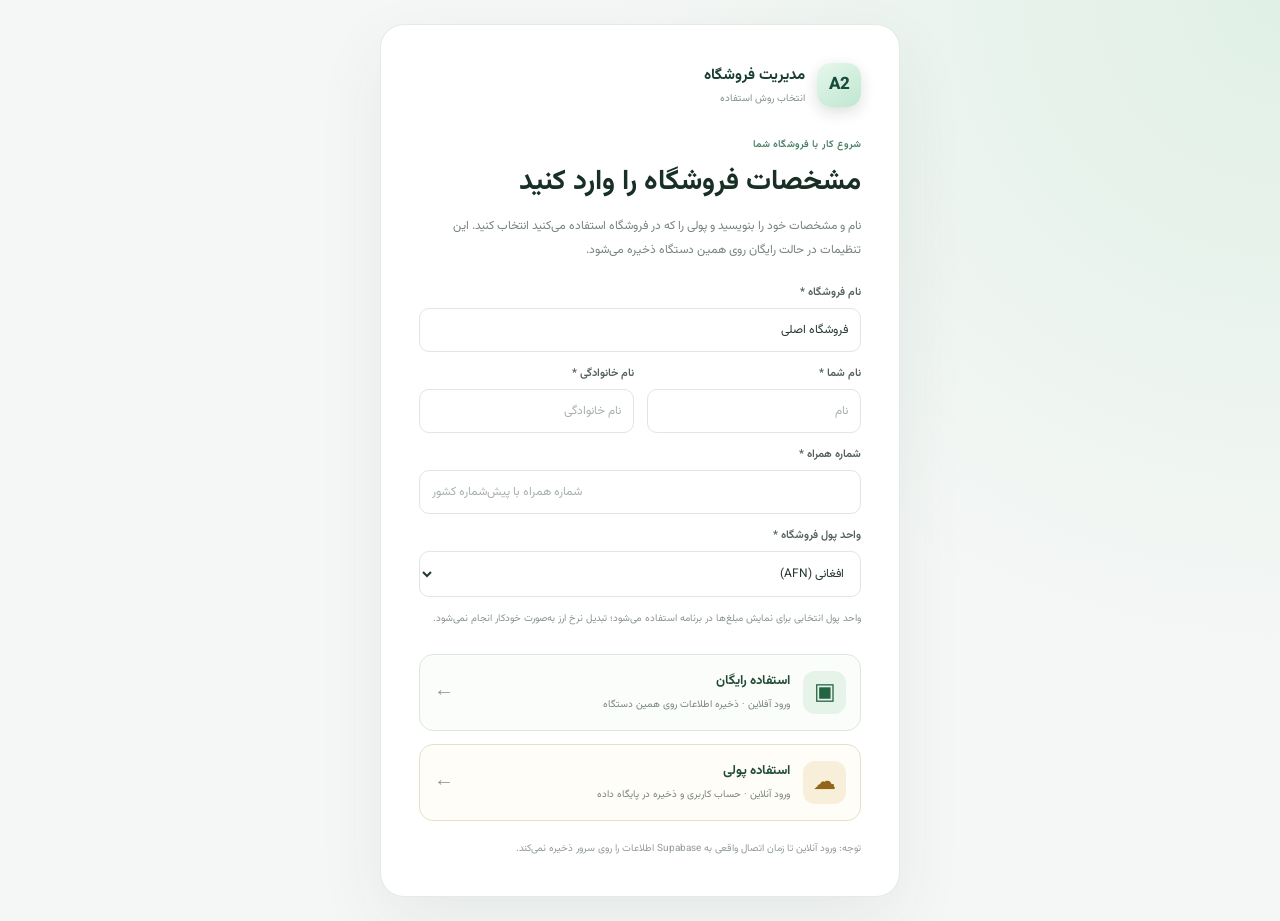
<file: index.html>
<!doctype html>
<html lang="fa" dir="rtl">
<head>
  <meta charset="UTF-8" />
  <meta name="viewport" content="width=device-width, initial-scale=1.0" />
  <meta name="theme-color" content="#132b25" />
  <meta name="description" content="سامانه حرفه‌ای مدیریت فروشگاه A2 برای مدیریت کالا، موجودی، فروش و مشتریان." />
  <title>A2 | مدیریت فروشگاه</title>
  <link rel="stylesheet" href="./styles.css" />
  <link rel="stylesheet" href="./design-system.css" />
  <link rel="manifest" href="./manifest.webmanifest" />
</head>
<body>
  <section class="entry-screen" id="entryScreen" aria-labelledby="entryTitle">
    <div class="entry-card">
      <div class="entry-brand"><span class="brand-mark">A2</span><span><strong>مدیریت فروشگاه</strong><small>انتخاب روش استفاده</small></span></div>
      <p class="eyebrow">شروع کار با فروشگاه شما</p>
      <h1 id="entryTitle">مشخصات فروشگاه را وارد کنید</h1>
      <p class="entry-description">نام و مشخصات خود را بنویسید و پولی را که در فروشگاه استفاده می‌کنید انتخاب کنید. این تنظیمات در حالت رایگان روی همین دستگاه ذخیره می‌شود.</p>
      <form id="registrationForm" class="registration-form">
        <div class="registration-grid">
          <div class="field full"><label for="regStoreName">نام فروشگاه *</label><input id="regStoreName" name="storeName" type="text" required maxlength="100" placeholder="مثلاً فروشگاه برادران احمدی" autocomplete="organization" /></div>
          <div class="field"><label for="regFirstName">نام شما *</label><input id="regFirstName" name="firstName" type="text" required maxlength="60" placeholder="نام" autocomplete="given-name" /></div>
          <div class="field"><label for="regLastName">نام خانوادگی *</label><input id="regLastName" name="lastName" type="text" required maxlength="60" placeholder="نام خانوادگی" autocomplete="family-name" /></div>
          <div class="field full"><label for="regPhone">شماره همراه *</label><input id="regPhone" name="phone" type="tel" required maxlength="30" placeholder="شماره همراه با پیش‌شماره کشور" autocomplete="tel" /></div>
          <div class="field full"><label for="regCurrency">واحد پول فروشگاه *</label><select id="regCurrency" name="currency" required><option value="افغانی">افغانی (AFN)</option><option value="تومان">تومان</option><option value="ریال">ریال ایران (IRR)</option><option value="دلار">دلار آمریکا (USD)</option><option value="یورو">یورو (EUR)</option></select></div>
        </div>
        <p class="registration-help">واحد پول انتخابی برای نمایش مبلغ‌ها در برنامه استفاده می‌شود؛ تبدیل نرخ ارز به‌صورت خودکار انجام نمی‌شود.</p>
        <button type="submit" class="entry-option" id="offlineEntryButton">
          <span class="entry-option-icon">▣</span><span class="entry-option-copy"><strong>استفاده رایگان</strong><small>ورود آفلاین · ذخیره اطلاعات روی همین دستگاه</small></span><span class="entry-option-arrow">←</span>
        </button>
        <button type="button" class="entry-option paid" id="onlineEntryButton">
          <span class="entry-option-icon">☁</span><span class="entry-option-copy"><strong>استفاده پولی</strong><small>ورود آنلاین · حساب کاربری و ذخیره در پایگاه داده</small></span><span class="entry-option-arrow">←</span>
        </button>
      </form>
      <div class="entry-notice" id="onlineInfo" hidden role="status">اتصال Supabase هنوز تنظیم نشده است؛ ثبت‌نام آنلاین فعلاً فعال نیست. برای جلوگیری از گم‌شدن اطلاعات، تا زمان فعال‌شدن اتصال، از «استفاده رایگان» استفاده کنید و نسخهٔ پشتیبان بگیرید.</div>
      <p class="entry-footnote">توجه: ورود آنلاین تا زمان اتصال واقعی به Supabase اطلاعات را روی سرور ذخیره نمی‌کند.</p>
    </div>
  </section>
  <div class="app-shell">
    <aside class="sidebar" id="sidebar">
      <a class="brand" href="#" aria-label="صفحه اصلی">
        <span class="brand-mark">A2</span>
        <span class="brand-copy"><strong>مدیریت فروشگاه</strong><small>STORE MANAGEMENT</small></span>
      </a>
      <div class="workspace"><span class="workspace-dot"></span><span>فروشگاه اصلی</span><span class="chevron">⌄</span></div>
      <nav class="nav-menu" aria-label="منوی اصلی">
        <p class="nav-caption">فضای کاری</p>
        <button class="nav-item active" data-view="dashboard"><span class="nav-icon"><svg viewBox="0 0 24 24" aria-hidden="true"><rect x="3" y="3" width="7" height="7" rx="1.5"/><rect x="14" y="3" width="7" height="5" rx="1.5"/><rect x="14" y="12" width="7" height="9" rx="1.5"/><rect x="3" y="14" width="7" height="7" rx="1.5"/></svg></span>داشبورد</button>
        <p class="nav-caption">مدیریت کسب‌وکار</p>
        <button class="nav-item" data-view="products"><span class="nav-icon"><svg viewBox="0 0 24 24" aria-hidden="true"><path d="M4 7.5 12 3l8 4.5v9L12 21l-8-4.5z"/><path d="m4.5 7.8 7.5 4.3 7.5-4.3M12 12v9"/></svg></span>کالاها و خدمات</button>
        <button class="nav-item" data-view="inventory"><span class="nav-icon"><svg viewBox="0 0 24 24" aria-hidden="true"><path d="M3 8h18v12H3zM3 8l3-5h12l3 5M8 12h8"/></svg></span>انبار و موجودی</button>
        <button class="nav-item" data-view="sales" data-action="new-sale"><span class="nav-icon"><svg viewBox="0 0 24 24" aria-hidden="true"><path d="M12 5v14M5 12h14"/></svg></span>ثبت فروش کالا</button>
        <button class="nav-item" data-view="sales"><span class="nav-icon"><svg viewBox="0 0 24 24" aria-hidden="true"><path d="M4 17 10 11l4 4 6-8"/><path d="M14 7h6v6"/></svg></span>فروش و فاکتورها</button>
        <button class="nav-item" data-view="purchases"><span class="nav-icon"><svg viewBox="0 0 24 24" aria-hidden="true"><path d="M4 7h16v13H4zM8 7V4h8v3M8 12h8M8 16h5"/></svg></span>خرید از تأمین‌کنندگان</button>
        <button class="nav-item" data-view="customers"><span class="nav-icon"><svg viewBox="0 0 24 24" aria-hidden="true"><circle cx="9" cy="8" r="3.5"/><path d="M2.5 20v-1.5A5.5 5.5 0 0 1 8 13h2a5.5 5.5 0 0 1 5.5 5.5V20M16 4.8a3.5 3.5 0 0 1 0 6.4M18 14a4.5 4.5 0 0 1 3.5 4.4V20"/></svg></span>مشتریان</button>
        <button class="nav-item" data-view="suppliers"><span class="nav-icon"><svg viewBox="0 0 24 24" aria-hidden="true"><path d="M12 21V9M12 14c-5 0-7-3-7-7 4.5 0 7 2 7 7ZM12 11c0-4 2-7 7-7 0 4.5-2.5 7-7 7Z"/></svg></span>تأمین‌کنندگان</button>
        <button class="nav-item" data-view="expenses"><span class="nav-icon">−</span>هزینه‌های فروشگاه</button>
        <button class="nav-item" data-view="accounts"><span class="nav-icon">؋</span>حساب‌ها و بدهکاران</button>
        <p class="nav-caption">عملیات پیشرفته</p>
        <button class="nav-item" data-view="pos"><span class="nav-icon">▣</span>صندوق فروش (POS)</button>
        <button class="nav-item" data-view="returns"><span class="nav-icon">↩</span>مرجوعی و بازپرداخت</button>
        <button class="nav-item" data-view="cash"><span class="nav-icon">▤</span>صندوق نقد و بانک</button>
        <button class="nav-item" data-view="accounting"><span class="nav-icon">∑</span>حسابداری حرفه‌ای</button>
        <button class="nav-item" data-view="employees"><span class="nav-icon">♙</span>کارمندان و دسترسی‌ها</button>
        <button class="nav-item" data-view="branches"><span class="nav-icon">⌂</span>شعب و انبارها</button>
        <button class="nav-item" data-view="barcodes"><span class="nav-icon">▥</span>بارکد و برچسب کالا</button>
        <button class="nav-item" data-view="notifications"><span class="nav-icon">♧</span>اعلان‌ها و وظایف</button>
        <button class="nav-item" data-view="integrations"><span class="nav-icon">⌘</span>اتصال به سرویس‌ها</button>
        <p class="nav-caption">تحلیل و تنظیمات</p>
        <button class="nav-item" data-view="reports"><span class="nav-icon"><svg viewBox="0 0 24 24" aria-hidden="true"><path d="M4 20V10M10 20V4M16 20v-7M22 20H2"/></svg></span>گزارش‌ها</button>
        <button class="nav-item" data-view="settings"><span class="nav-icon"><svg viewBox="0 0 24 24" aria-hidden="true"><circle cx="12" cy="12" r="3"/><path d="m19.4 15 .1.1 1.2 1-1.5 2.6-1.5-.6a7.5 7.5 0 0 1-1.7 1l-.2 1.6h-3l-.3-1.6a7.5 7.5 0 0 1-1.7-1l-1.5.6-1.5-2.6 1.3-1a7 7 0 0 1 0-2l-1.3-1 1.5-2.6 1.5.6a7.5 7.5 0 0 1 1.7-1l.3-1.6h3l.2 1.6a7.5 7.5 0 0 1 1.7 1l1.5-.6 1.5 2.6-1.2 1a7 7 0 0 1 0 2Z"/></svg></span>تنظیمات فروشگاه</button>
      </nav>
      <div class="sidebar-footer"><div class="avatar">A</div><div class="profile-copy"><strong>مدیر فروشگاه</strong><small>حساب مدیریتی</small></div><span class="more">•••</span></div>
    </aside>

    <main class="main-area">
      <header class="topbar">
        <button class="icon-button mobile-menu" id="menuToggle" aria-label="باز کردن منو">☰</button>
        <div class="breadcrumbs"><span>فضای کاری</span><span class="crumb-sep">/</span><strong id="breadcrumbTitle">داشبورد</strong></div>
        <div class="topbar-actions">
          <span class="system-status" id="systemStatus"><i></i><span id="modeStatusText">حالت محلی</span></span><button class="icon-button" id="changeEntryMode" type="button" aria-label="تغییر روش ورود" title="تغییر روش ورود">⇄</button>
          <button class="icon-button" id="helpButton" aria-label="راهنما">؟</button>
          <div class="top-avatar">A</div>
        </div>
      </header>

      <section class="page-content">
        <div class="welcome-row">
          <div><p class="eyebrow" id="todayLabel">مدیریت هوشمند کسب‌وکار</p><h1 id="pageTitle">داشبورد مدیریتی</h1><p class="page-subtitle" id="pageSubtitle">نمایی روشن از وضعیت فروشگاه و فعالیت‌های روزانه شما.</p></div>
          <div class="welcome-actions"><button class="button button-secondary" id="dashboardShortcut" type="button"><svg class="button-icon" viewBox="0 0 24 24" aria-hidden="true"><path d="m3 11 9-8 9 8M5 10v10h14V10M9 20v-6h6v6"/></svg> داشبورد</button><button class="button button-primary" id="saleShortcut" type="button"><svg class="button-icon" viewBox="0 0 24 24" aria-hidden="true"><path d="M12 5v14M5 12h14"/></svg> ثبت فروش کالا</button><button class="button button-secondary" id="exportButton"><svg class="button-icon" viewBox="0 0 24 24" aria-hidden="true"><path d="M12 3v12m-5-5 5 5 5-5M4 17v4h16v-4"/></svg> دریافت گزارش</button><button class="button button-primary" id="primaryAction"><svg class="button-icon" viewBox="0 0 24 24" aria-hidden="true"><path d="M12 5v14M5 12h14"/></svg> ثبت کالای جدید</button></div>
        </div>

        <div id="viewRoot" aria-live="polite"></div>
        <footer class="page-footer"><span> A2 · سامانه مدیریت فروشگاه</span><span>نسخه اولیه · اطلاعات این نسخه در همین مرورگر ذخیره می‌شود</span></footer>
      </section>
    </main>
  </div>

  <div class="modal-backdrop" id="modalBackdrop" hidden>
    <section class="modal" role="dialog" aria-modal="true" aria-labelledby="modalTitle">
      <div class="modal-header"><div><p class="eyebrow">اطلاعات پایه</p><h2 id="modalTitle">ثبت کالای جدید</h2></div><button class="icon-button" id="closeModal" aria-label="بستن">×</button></div>
      <form id="entityForm">
        <div id="formFields" class="form-grid"></div>
        <div class="form-error" id="formError" role="alert"></div>
        <div class="modal-actions"><button type="button" class="button button-secondary" id="cancelModal">انصراف</button><button type="submit" class="button button-primary">ذخیره اطلاعات</button></div>
      </form>
    </section>
  </div>
  <div class="toast" id="toast" role="status" aria-live="polite"></div>
  <script src="./app.js" defer></script>
  <script>if ("serviceWorker" in navigator) window.addEventListener("load", () => navigator.serviceWorker.register("./sw.js").catch(() => {}));</script>
</body>
</html>
</file>
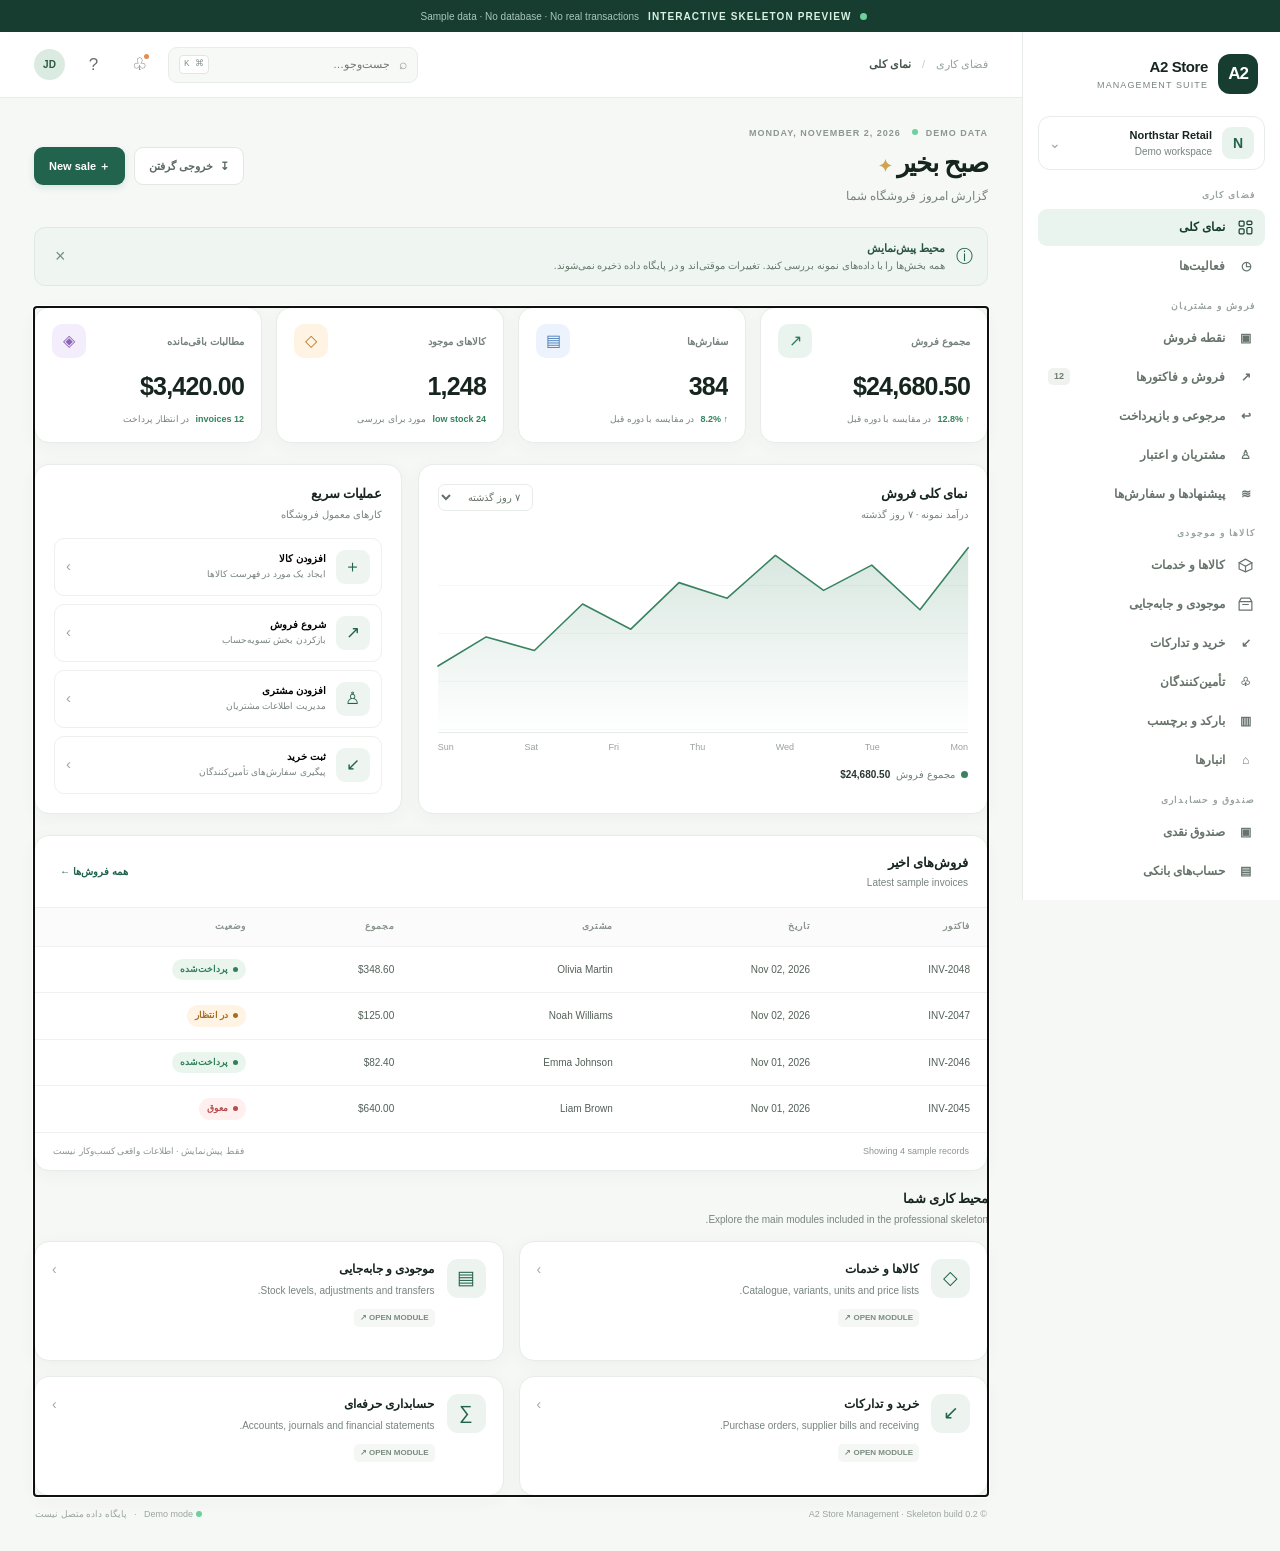
<file: preview/index.html>
<!doctype html>
<html lang="en" dir="ltr">
<head>
<meta charset="utf-8"><meta name="viewport" content="width=device-width, initial-scale=1">
<meta name="theme-color" content="#173d31"><meta name="description" content="A2 professional store management — interactive skeleton preview with sample data only.">
<title>A2 Store Management · Skeleton Preview</title><link rel="stylesheet" href="./preview.css">
</head>
<body>
<div class="demo-ribbon"><span class="pulse"></span> INTERACTIVE SKELETON PREVIEW <span class="demo-note">Sample data · No database · No real transactions</span></div>
<div class="app" id="app">
<aside class="sidebar" id="sidebar">
  <div class="brand"><div class="brand-logo">A2</div><div><strong>A2 Store</strong><small>MANAGEMENT SUITE</small></div><button id="closeNav" class="icon-btn close-nav" aria-label="Close navigation">×</button></div>
  <div class="workspace"><div class="workspace-mark">N</div><div class="workspace-copy"><strong>Northstar Retail</strong><small>Demo workspace</small></div><span class="chevron">⌄</span></div>
  <nav id="navigation" aria-label="Main navigation"></nav>
  <div class="sidebar-bottom"><div class="avatar">JD</div><div class="user-copy"><strong>Jordan Davis</strong><small>Store owner · Demo</small></div><button class="icon-btn" data-view="settings" aria-label="Profile settings">⚙</button></div>
</aside>
<div class="scrim" id="scrim"></div>
<main class="main">
<header class="topbar"><button class="icon-btn mobile-menu" id="menuToggle" aria-label="Open navigation">☰</button><div class="breadcrumbs"><span>Workspace</span><b>/</b><strong id="crumb">Overview</strong></div><div class="top-actions"><label class="global-search"><span>⌕</span><input id="globalSearch" placeholder="Search anything…" aria-label="Search anything"><kbd>⌘ K</kbd></label><button class="icon-btn top-icon" data-view="notifications" aria-label="Notifications">♧<i></i></button><button class="icon-btn top-icon" data-view="help" aria-label="Help">?</button><div class="top-avatar">JD</div></div></header>
<section class="content">
<div class="page-head"><div><div class="eyebrow" id="eyebrow">MONDAY, NOVEMBER 2, 2026 <span class="live-dot"></span> DEMO DATA</div><h1 id="pageTitle">Good morning, Jordan <span>✦</span></h1><p id="pageSubtitle">Here’s what’s happening across your store today.</p></div><div class="head-actions"><button class="btn btn-light" data-action="export">↧ <span>Export</span></button><button class="btn btn-primary" data-action="new-sale">＋ New sale</button></div></div>
<div class="preview-notice"><span class="notice-icon">ⓘ</span><div><strong>Preview environment</strong><span>Explore every section using sample data. Changes made here are temporary and are not saved to a database.</span></div><button class="notice-dismiss" id="dismissNotice" aria-label="Dismiss notice">×</button></div>
<div id="viewRoot" tabindex="-1"></div>
<footer class="footer"><span>© A2 Store Management · Skeleton build 0.2</span><span><span class="footer-dot"></span> Demo mode <b>·</b> No database connected</span></footer>
</section>
</main>
</div>
<div class="modal-layer" id="modalLayer" hidden><section class="modal" role="dialog" aria-modal="true" aria-labelledby="modalTitle"><div class="modal-head"><div><span class="eyebrow">INTERACTIVE PREVIEW</span><h2 id="modalTitle">Quick action</h2></div><button class="icon-btn" id="modalClose" aria-label="Close">×</button></div><div id="modalBody"></div><div class="modal-foot"><button class="btn btn-light" id="modalCancel">Cancel</button><button class="btn btn-primary" id="modalConfirm">Preview action</button></div></section></div>
<div class="toast" id="toast" role="status" aria-live="polite"></div>
<script src="./preview.js"></script>
</body></html>
</file>
<file: styles.css>
@import url('https://fonts.googleapis.com/css2?family=Vazirmatn:wght@400;500;600;700;800&display=swap');
:root{font-family:"Vazirmatn",Tahoma,Arial,sans-serif;color:#172b25;background:#f5f7f6;font-synthesis:none;text-rendering:optimizeLegibility;--ink:#172b25;--muted:#75817c;--line:#e5eae7;--green:#1e5947;--green-dark:#153f33;--green-soft:#e9f3ee;--surface:#fff;--amber:#b7791f;--red:#bd4a4a;--radius:16px}
*{box-sizing:border-box}body{margin:0;min-height:100vh;background:#f5f7f6}button,input,select,textarea{font:inherit}button{cursor:pointer}button:focus-visible,input:focus-visible,select:focus-visible{outline:3px solid #9bc9b4;outline-offset:2px}.app-shell{min-height:100vh}.sidebar{position:fixed;inset:0 0 0 auto;width:258px;background:#132b25;color:#dce8e2;display:flex;flex-direction:column;padding:25px 16px 15px;z-index:10}.brand{display:flex;align-items:center;gap:12px;padding:0 8px 27px;color:inherit;text-decoration:none}.brand-mark{width:44px;height:44px;border-radius:13px;background:#d7eee1;color:#174b3b;display:grid;place-items:center;font-size:17px;font-weight:800;letter-spacing:-1px}.brand-copy{display:grid;gap:3px}.brand-copy strong{font-size:14px;color:#fff}.brand-copy small{font-size:9px;letter-spacing:1.25px;color:#a6bcb2}.workspace{display:flex;align-items:center;gap:9px;padding:12px 12px;margin-bottom:22px;border:1px solid #345148;background:#1a3930;border-radius:11px;font-size:12px}.workspace-dot{width:8px;height:8px;border-radius:50%;background:#74d3a5;box-shadow:0 0 0 4px #2d5143}.chevron{margin-right:auto;color:#a9beb4}.nav-menu{overflow:auto;flex:1}.nav-caption{font-size:10px;color:#8ea69a;font-weight:600;padding:9px 12px 7px;margin:0;letter-spacing:.2px}.nav-item{display:flex;align-items:center;gap:12px;width:100%;border:0;background:transparent;color:#b9cbc2;text-align:right;padding:11px 12px;border-radius:10px;margin:2px 0;font-size:12px;transition:background .15s,color .15s}.nav-item:hover{background:#203f35;color:#fff}.nav-item.active{background:#dcefe4;color:#174b3b;font-weight:700}.nav-icon{width:20px;text-align:center;font-size:17px}.sidebar-footer{display:flex;align-items:center;gap:10px;border-top:1px solid #304940;padding:17px 5px 4px}.avatar,.top-avatar{width:35px;height:35px;display:grid;place-items:center;border-radius:50%;background:#d7eee1;color:#174b3b;font-weight:800}.profile-copy{display:grid;gap:3px}.profile-copy strong{font-size:11px;color:white}.profile-copy small{font-size:10px;color:#9eb4a9}.more{margin-right:auto;letter-spacing:2px;color:#9eb4a9}.main-area{margin-right:258px;min-height:100vh}.topbar{height:70px;background:#fff;border-bottom:1px solid var(--line);display:flex;align-items:center;justify-content:space-between;padding:0 34px;position:sticky;top:0;z-index:5}.breadcrumbs,.topbar-actions{display:flex;align-items:center;gap:12px;font-size:11px}.breadcrumbs{color:#8b9691}.breadcrumbs strong{color:#34473f;font-weight:600}.crumb-sep{color:#c4cdc8}.topbar-actions{gap:16px}.system-status{display:flex;align-items:center;gap:7px;color:#697770;font-size:10px}.system-status i{width:7px;height:7px;border-radius:50%;background:#d5a24b}.icon-button{border:1px solid var(--line);background:#fff;color:#65746c;width:34px;height:34px;border-radius:10px;display:grid;place-items:center;font-size:17px}.icon-button:hover{background:#f3f7f4}.top-avatar{width:32px;height:32px;font-size:12px}.mobile-menu{display:none}.page-content{padding:32px 34px 20px;max-width:1600px;margin:auto}.welcome-row{display:flex;align-items:flex-end;justify-content:space-between;gap:20px;margin-bottom:25px}.eyebrow{font-size:10px;color:#6c8879;margin:0 0 8px;font-weight:600}.welcome-row h1{font-size:25px;line-height:1.4;margin:0;color:#1a3028;letter-spacing:-.5px}.page-subtitle{font-size:12px;color:#7c8982;margin:8px 0 0}.welcome-actions{display:flex;gap:9px;flex-wrap:wrap}.button{border:1px solid transparent;border-radius:10px;padding:10px 15px;font-size:11px;font-weight:600;display:inline-flex;align-items:center;justify-content:center;gap:7px;white-space:nowrap}.button-primary{background:var(--green);color:white;box-shadow:0 3px 7px #1e59471c}.button-primary:hover{background:var(--green-dark)}.button-secondary{background:white;color:#526159;border-color:#dfe6e1}.button-secondary:hover{background:#f7faf8}.stats-grid{display:grid;grid-template-columns:repeat(4,minmax(0,1fr));gap:15px;margin-bottom:18px}.stat-card,.panel,.table-panel{background:white;border:1px solid var(--line);border-radius:var(--radius)}.stat-card{padding:18px 19px;min-width:0}.stat-top{display:flex;align-items:center;justify-content:space-between;color:#6e7d75;font-size:11px;gap:6px}.stat-icon{width:35px;height:35px;border-radius:11px;display:grid;place-items:center;font-size:17px;background:#edf5f0;color:#326b54}.stat-icon.gold{background:#fbf3e3;color:#a77525}.stat-icon.blue{background:#eaf1fa;color:#5278ac}.stat-icon.rose{background:#f9eded;color:#b85d5d}.stat-value{font-size:25px;font-weight:800;letter-spacing:-.5px;margin:13px 0 6px;color:#1a3028;overflow-wrap:anywhere}.stat-foot{display:flex;align-items:center;gap:6px;color:#89948e;font-size:10px}.stat-foot .positive{color:#26835a;font-weight:700}.dashboard-grid{display:grid;grid-template-columns:minmax(0,1.55fr) minmax(260px,1fr);gap:17px;margin-bottom:18px}.panel{padding:20px}.panel-heading{display:flex;align-items:flex-start;justify-content:space-between;gap:12px;margin-bottom:19px}.panel-heading h2{font-size:14px;margin:0;color:#253a31}.panel-heading p{font-size:10px;color:#8b9690;margin:6px 0 0}.text-link{background:none;border:0;color:#33765a;font-size:10px;font-weight:700;padding:3px}.chart-legend{display:flex;gap:14px;font-size:10px;color:#7f8a84}.legend-dot{display:inline-block;width:7px;height:7px;border-radius:50%;margin-left:5px;background:#2c7758}.legend-dot.light{background:#b9d9c6}.chart-wrap{height:205px;position:relative;display:flex;align-items:flex-end;padding:8px 5px 25px;border-bottom:1px solid #e8eeea;background:repeating-linear-gradient(to top,transparent 0,transparent 49px,#edf1ee 50px)}.chart-bars{height:100%;display:flex;align-items:flex-end;justify-content:space-around;gap:10px;width:100%}.chart-group{height:100%;display:flex;align-items:flex-end;gap:4px;position:relative;flex:1;max-width:48px}.chart-bar{width:50%;border-radius:5px 5px 1px 1px;background:#b9d9c6;min-height:5px}.chart-bar.primary{background:#2c7758}.chart-label{position:absolute;top:calc(100% + 9px);font-size:9px;color:#8c9791;white-space:nowrap;left:50%;transform:translateX(-50%)}.chart-note{font-size:10px;color:#89948e;margin-top:16px}.quick-list{display:grid;gap:10px}.quick-item{display:flex;align-items:center;gap:11px;padding:12px;border:1px solid #edf1ee;border-radius:12px;text-align:right;background:#fff;width:100%}.quick-item:hover{border-color:#c9dfd1;background:#fbfdfb}.quick-symbol{width:37px;height:37px;flex:0 0 37px;border-radius:11px;display:grid;place-items:center;background:#edf5f0;color:#2e7054;font-size:16px}.quick-item:nth-child(2) .quick-symbol{background:#fbf3e3;color:#a77525}.quick-item:nth-child(3) .quick-symbol{background:#eaf1fa;color:#5278ac}.quick-copy{display:grid;gap:4px}.quick-copy strong{font-size:11px;color:#34483e}.quick-copy small{font-size:9px;color:#89948e}.quick-arrow{margin-right:auto;color:#97a39b;font-size:16px}.table-panel{overflow:hidden;margin-bottom:18px}.table-header{display:flex;align-items:center;justify-content:space-between;gap:12px;padding:19px 20px;border-bottom:1px solid #edf1ee}.table-header h2{font-size:14px;margin:0}.table-header p{font-size:10px;color:#8b9690;margin:5px 0 0}.table-tools{display:flex;gap:8px;align-items:center}.search-box{border:1px solid #e1e8e3;border-radius:9px;background:#fff;display:flex;align-items:center;gap:7px;padding:0 10px;min-width:190px}.search-box span{color:#8b9790}.search-box input{border:0;outline:0;width:100%;padding:9px 0;font-size:10px;background:transparent;min-width:0}.table-scroll{overflow-x:auto}table{border-collapse:collapse;width:100%;white-space:nowrap;text-align:right}th{background:#fafcfb;color:#89958e;font-size:10px;font-weight:600;padding:12px 19px;border-bottom:1px solid #edf1ee}td{padding:14px 19px;border-bottom:1px solid #f0f3f1;font-size:11px;color:#46584e}tbody tr:last-child td{border-bottom:0}tbody tr:hover{background:#fbfdfb}.product-cell{display:flex;align-items:center;gap:10px}.product-thumb{width:34px;height:34px;border-radius:9px;background:#eff5f0;display:grid;place-items:center;font-size:17px}.product-name{display:grid;gap:4px}.product-name strong{font-size:11px;color:#2e4438}.product-name small{font-size:9px;color:#98a29c}.status{display:inline-flex;align-items:center;gap:6px;border-radius:20px;padding:5px 9px;font-size:9px;font-weight:600}.status::before{content:"";width:5px;height:5px;border-radius:50%;background:currentColor}.status.good{color:#2e8058;background:#eaf6ee}.status.low{color:#a56d19;background:#fbf2df}.status.out{color:#b64f4f;background:#faebeb}.table-footer{padding:12px 19px;border-top:1px solid #edf1ee;color:#89948e;font-size:10px;display:flex;justify-content:space-between;gap:10px}.page-footer{display:flex;justify-content:space-between;gap:12px;padding:12px 2px 0;color:#98a29c;font-size:9px}.empty-state{text-align:center;padding:40px 20px;color:#829087}.empty-state strong{display:block;color:#40564a;margin:10px 0 5px}.empty-state p{font-size:11px;margin:0}.section-grid{display:grid;grid-template-columns:repeat(3,minmax(0,1fr));gap:15px}.module-card{padding:19px;background:white;border:1px solid var(--line);border-radius:15px}.module-card .stat-icon{margin-bottom:15px}.module-card h3{font-size:13px;margin:0 0 7px}.module-card p{font-size:10px;color:#829087;line-height:1.9;margin:0 0 14px}.module-card .button{width:100%}.filter-row{display:flex;gap:9px;flex-wrap:wrap}.filter-chip{padding:7px 12px;border:1px solid #e0e8e2;background:white;border-radius:9px;font-size:10px;color:#627067}.filter-chip.active{background:#e9f3ee;color:#1e5947;border-color:#cfe2d6}.modal-backdrop{position:fixed;inset:0;background:#0c211bb3;display:grid;place-items:center;padding:18px;z-index:30}.modal-backdrop[hidden]{display:none}.modal{background:white;width:min(560px,100%);max-height:90vh;overflow:auto;border-radius:18px;padding:24px;box-shadow:0 24px 80px #07140f40}.modal-header{display:flex;justify-content:space-between;align-items:flex-start;margin-bottom:22px}.modal-header h2{margin:0;font-size:19px}.form-grid{display:grid;grid-template-columns:repeat(2,minmax(0,1fr));gap:15px}.field{display:grid;gap:7px}.field.full{grid-column:1/-1}.field label{font-size:11px;color:#526159;font-weight:600}.field input,.field select,.field textarea{width:100%;min-width:0;border:1px solid #dfe7e1;border-radius:9px;padding:11px 12px;background:white;color:#24382e;font-size:11px}.field textarea{min-height:80px;resize:vertical}.field input::placeholder{color:#a8b1ab}.form-error{font-size:11px;color:#bd4a4a;min-height:18px;margin-top:8px}.modal-actions{display:flex;justify-content:flex-start;gap:9px;margin-top:15px;padding-top:17px;border-top:1px solid #edf1ee}.toast{position:fixed;bottom:24px;left:24px;background:#173e31;color:white;padding:12px 18px;border-radius:11px;font-size:11px;box-shadow:0 10px 35px #0b221a30;opacity:0;transform:translateY(8px);pointer-events:none;transition:.2s;z-index:50}.toast.show{opacity:1;transform:translateY(0)}.report-summary{display:grid;grid-template-columns:repeat(3,minmax(0,1fr));gap:12px;margin-bottom:17px}.report-box{border:1px solid var(--line);border-radius:13px;padding:17px;background:white}.report-box small{color:#829087;font-size:10px}.report-box strong{display:block;margin-top:10px;font-size:19px}.settings-form{max-width:700px}.settings-form .field{margin-bottom:15px}.settings-form .button{margin-top:8px}
@media(min-width:1500px){.page-content{padding-top:40px}.stats-grid{gap:18px}.stat-card{padding:22px}.dashboard-grid{gap:20px}}
@media(max-width:1150px){.sidebar{width:230px}.main-area{margin-right:230px}.page-content{padding:26px 22px}.topbar{padding:0 22px}.stats-grid{grid-template-columns:repeat(2,minmax(0,1fr))}.dashboard-grid{grid-template-columns:minmax(0,1fr)}.section-grid{grid-template-columns:repeat(2,minmax(0,1fr))}}
@media(max-width:760px){.sidebar{transform:translateX(100%);transition:transform .2s;width:270px;box-shadow:none}.sidebar.open{transform:translateX(0);box-shadow:0 0 0 100vw #10231d55}.main-area{margin-right:0}.topbar{height:60px;padding:0 15px;gap:10px}.mobile-menu{display:grid;flex:0 0 34px}.breadcrumbs{margin-left:auto;font-size:10px}.topbar-actions{gap:8px}.system-status{display:none}.page-content{padding:23px 14px 16px}.welcome-row{align-items:flex-start;flex-direction:column;margin-bottom:20px}.welcome-row h1{font-size:22px}.welcome-actions{width:100%}.welcome-actions .button{flex:1}.stats-grid{gap:10px}.stat-card{padding:14px}.stat-top{font-size:10px}.stat-icon{width:31px;height:31px}.stat-value{font-size:21px;margin:10px 0 5px}.stat-foot{font-size:9px}.panel{padding:15px}.dashboard-grid{gap:12px}.table-header{align-items:flex-start;flex-direction:column;padding:15px}.table-tools,.search-box{width:100%}.table-tools .button{flex:0 0 auto}.section-grid{grid-template-columns:1fr}.report-summary{grid-template-columns:1fr}.page-footer{flex-direction:column;gap:6px}.chart-wrap{height:175px}.form-grid{grid-template-columns:1fr}.field.full{grid-column:auto}.modal{padding:19px}.top-avatar{width:29px;height:29px}}
@media(prefers-reduced-motion:reduce){*,*::before,*::after{transition:none!important;scroll-behavior:auto!important}}
/* A2 access-mode chooser */
.entry-screen{min-height:100vh;display:grid;place-items:center;padding:24px;background:radial-gradient(circle at top right,#e0f0e6 0,transparent 42%),#f5f7f6}
.entry-screen[hidden]{display:none}
body:not(.app-ready) .app-shell{display:none}
.entry-card{width:min(520px,100%);background:#fff;border:1px solid #e2eae5;border-radius:24px;padding:clamp(22px,5vw,38px);box-shadow:0 22px 70px #173e3112}
.entry-brand{display:flex;align-items:center;gap:12px;margin-bottom:30px;color:#173e31}
.entry-brand>span:last-child{display:grid;gap:4px}
.entry-brand strong{font-size:15px}
.entry-brand small{font-size:10px;color:#849188}
.entry-card h1{font-size:clamp(22px,4vw,28px);margin:0 0 10px;color:#172f25}
.entry-description{font-size:12px;line-height:2;color:#77847b;margin:0 0 22px}
.entry-option{display:flex;align-items:center;gap:13px;width:100%;text-align:right;padding:16px 14px;border:1px solid #dce8df;border-radius:15px;background:#fbfdfb;color:#214a37;margin-top:12px}
.entry-option:hover{border-color:#80b596;background:#f3faf5}
.entry-option.paid{border-color:#e6dfcc;background:#fffdf8}
.entry-option.paid:hover{border-color:#c9ad6d;background:#fffaf0}
.entry-option-icon{width:43px;height:43px;flex:0 0 43px;border-radius:12px;display:grid;place-items:center;background:#e5f3e9;color:#246344;font-size:23px}
.entry-option.paid .entry-option-icon{background:#f8efda;color:#91651a}
.entry-option-copy{display:grid;gap:5px;min-width:0}
.entry-option-copy strong{font-size:13px}
.entry-option-copy small{font-size:10px;line-height:1.8;color:#79857d}
.entry-option-arrow{margin-right:auto;color:#8c9a90;font-size:20px}
.entry-notice{margin-top:15px;border:1px solid #ecd9ad;background:#fff8e8;color:#72551b;border-radius:12px;padding:13px;font-size:11px;line-height:2}
.entry-footnote{font-size:10px;line-height:1.9;color:#929c95;margin:18px 0 0}
@media(max-width:480px){.entry-screen{padding:14px}.entry-card{border-radius:18px}.entry-option{padding:13px 10px}.entry-option-icon{width:38px;height:38px;flex-basis:38px}}

/* A2 store registration fields on the first screen */
.registration-form{display:grid;gap:4px}
.registration-grid{display:grid;grid-template-columns:repeat(2,minmax(0,1fr));gap:13px}
.registration-grid .field{min-width:0}
.registration-grid .field label{font-size:11px;color:#526159;font-weight:600}
.registration-grid .field input,.registration-grid .field select{width:100%;min-width:0;border:1px solid #dfe7e1;border-radius:10px;padding:12px;background:#fff;color:#24382e;font-size:12px}
.registration-grid .field input::placeholder{color:#a8b1ab}
.registration-help{font-size:10px;line-height:1.9;color:#89948e;margin:8px 0 13px}
.registration-form .entry-option{margin-top:9px}
@media(max-width:480px){.registration-grid{grid-template-columns:1fr}.registration-grid .field.full{grid-column:auto}}

/* Professional A2 interface */
:root{--ink:#152a22;--muted:#74847b;--line:#e1e9e4;--green:#176b50;--green-dark:#10533d;--green-soft:#e7f4ed;--radius:17px}
body{background:#f3f6f4;color:var(--ink)}
.sidebar{background:linear-gradient(180deg,#102b23,#16372d);padding:22px 14px 14px;box-shadow:-8px 0 30px #0b24180a}
.brand{padding:0 9px 22px}.brand-mark{border-radius:14px;background:linear-gradient(145deg,#e7f7ed,#bfe6cf);box-shadow:0 5px 15px #061d1424}
.workspace{border-radius:13px;margin-bottom:17px}.nav-caption{font-size:10px;letter-spacing:.35px;padding-top:13px}
.nav-item{min-height:43px;padding:10px 12px;gap:11px;border-radius:11px;font-size:12px;font-weight:500}
.nav-item.active{box-shadow:inset -3px 0 0 #2e916b;background:linear-gradient(90deg,#dff2e7,#eef8f1);color:#15513c;font-weight:700}
.nav-icon{width:30px;height:30px;flex:0 0 30px;display:grid;place-items:center;border:1px solid #ffffff12;border-radius:9px;background:#ffffff08;color:#c6d9cf}
.nav-icon svg{width:17px;height:17px;fill:none;stroke:currentColor;stroke-width:1.8;stroke-linecap:round;stroke-linejoin:round}
.nav-item.active .nav-icon{background:#d0eadb;border-color:#c0e0ce;color:#176b50}.nav-item:hover .nav-icon{background:#2a4a3d}
.main-area{background:#f4f7f5}.topbar{height:72px;box-shadow:0 3px 14px #102c1c05;border-bottom-color:#e7ede9}
.page-content{padding-top:29px}.welcome-row{align-items:center;padding:21px 22px;background:linear-gradient(115deg,#fff,#f8fbf9);border:1px solid #e3ebe6;border-radius:18px;box-shadow:0 5px 18px #173c2b05;margin-bottom:21px}
.welcome-row h1{font-size:24px;font-weight:800;letter-spacing:-.35px}.eyebrow{letter-spacing:.15px;color:#478064}.page-subtitle{line-height:1.9}
.welcome-actions{justify-content:flex-end;gap:8px}.button{min-height:41px;padding:10px 13px;border-radius:11px;font-size:11px;transition:transform .15s,box-shadow .15s,border-color .15s}
.button:active{transform:translateY(1px)}.button-primary{background:linear-gradient(135deg,#1b7858,#155a42);box-shadow:0 5px 12px #176b501a}.button-primary:hover{box-shadow:0 7px 16px #176b5028}
.button-secondary{border-color:#dbe6df;box-shadow:0 2px 5px #173c2b04}.button-icon{width:16px;height:16px;fill:none;stroke:currentColor;stroke-width:1.9;stroke-linecap:round;stroke-linejoin:round;vertical-align:middle}
.stat-card,.panel,.table-panel,.module-card{border-color:#e3ebe6;box-shadow:0 4px 18px #173c2b04;transition:box-shadow .18s,border-color .18s}
.stat-card:hover,.module-card:hover{border-color:#cbded2;box-shadow:0 8px 24px #173c2b0a}.stat-card{padding:19px 20px;border-radius:16px}
.stat-icon{width:40px;height:40px;border-radius:12px;display:grid;place-items:center;background:#e9f5ed;color:#1a7754}.stat-icon svg{width:20px;height:20px;fill:none;stroke:currentColor;stroke-width:1.8;stroke-linecap:round;stroke-linejoin:round}
.stat-icon.gold{background:#fff3dd;color:#a66d17}.stat-icon.blue{background:#eaf1fc;color:#426ca8}.stat-icon.rose{background:#fcecec;color:#b94e55}.stat-value{font-size:26px;font-weight:800}
.panel{border-radius:17px}.panel-heading{margin-bottom:21px}.panel-heading h2{font-size:14px;font-weight:800}
.quick-item{min-height:65px;border-color:#e7eee9;border-radius:13px;padding:12px 13px;transition:background .15s,border-color .15s,transform .15s}
.quick-item:hover{transform:translateY(-1px);border-color:#bcd9c8;background:#f8fcf9}.quick-symbol{border-radius:12px;background:#e8f4ed;color:#176b50}
.quick-copy strong{font-size:11px;font-weight:700}.table-panel{border-radius:16px}.table-header{padding:20px 21px}th{font-size:10px;letter-spacing:.1px}td{padding-top:13px;padding-bottom:13px}
.product-thumb{width:38px;height:38px;border:1px solid #e3eee7;border-radius:11px;background:#edf6f0;color:#287b58}.product-thumb svg{width:20px;height:20px;fill:none;stroke:currentColor;stroke-width:1.7;stroke-linecap:round;stroke-linejoin:round}
.icon-button{width:38px;height:38px;border-radius:12px;transition:background .15s,border-color .15s}.entry-card{border:1px solid #e2ebe5;box-shadow:0 25px 70px #173c2b12}
.entry-option{border-radius:14px;transition:border-color .15s,background .15s,transform .15s}.entry-option:hover{transform:translateY(-1px);border-color:#b7d8c5}
.modal{border:1px solid #e3ebe6;box-shadow:0 28px 90px #07140f35}.field input,.field select,.field textarea{min-height:43px;border-radius:11px}.status{font-weight:700}
@media(max-width:1150px){.welcome-row{align-items:flex-start;flex-direction:column}.welcome-actions{justify-content:flex-start}}
@media(max-width:760px){.page-content{padding:17px 12px}.welcome-row{padding:17px 15px;border-radius:15px}.welcome-row h1{font-size:21px}.welcome-actions{display:grid;grid-template-columns:repeat(2,minmax(0,1fr));width:100%}.welcome-actions .button{width:100%;white-space:normal;min-height:44px}.nav-item{min-height:45px}.stats-grid{gap:10px}.stat-card{padding:14px;border-radius:14px}.stat-value{font-size:21px}}


/* A2 professional accounting workspace */
.report-summary{grid-template-columns:repeat(3,minmax(0,1fr));gap:14px;margin-bottom:18px}
.report-box{min-height:112px;display:flex;flex-direction:column;justify-content:space-between;padding:19px 20px;border:1px solid #e0e8e3;border-radius:14px;background:linear-gradient(155deg,#fff 0%,#f8fbf9 100%)}
.report-box small{font-size:11px;line-height:1.8;color:#6b7b72}
.report-box strong{font-size:clamp(17px,2vw,24px);line-height:1.5;overflow-wrap:anywhere;font-variant-numeric:tabular-nums;color:#163e30}
.table-panel{overflow:hidden;box-shadow:0 4px 18px #173b2a06}
.table-header{gap:16px}
.table-header h2,.panel-heading h2{letter-spacing:-.15px}
.table-scroll tbody tr:hover{background:#f5faf7}
.table-scroll td strong{font-weight:700}
.status{white-space:nowrap}
#formFields .field input,#formFields .field select,#formFields .field textarea{min-height:44px}
#formFields .field textarea{min-height:86px}
@media(max-width:900px){.report-summary{grid-template-columns:repeat(2,minmax(0,1fr))}}
@media(max-width:520px){.report-summary{grid-template-columns:1fr}.report-box{min-height:88px;padding:15px 16px}.table-header{align-items:flex-start;flex-direction:column}.table-tools{width:100%;flex-wrap:wrap}}


/* A2 planned-module page shells: structure only, no live business operations */
.planned-module{display:grid;gap:18px}
.planned-hero{display:flex;align-items:flex-start;gap:17px;padding:24px;border:1px solid #dfeae3;border-radius:17px;background:linear-gradient(120deg,#fff,#f4faf6)}
.planned-icon{width:54px;height:54px;flex:0 0 54px;display:grid;place-items:center;border-radius:15px;background:#e3f2e9;color:#176b50;font-size:26px;font-weight:800}
.planned-status{display:inline-flex;padding:5px 9px;border-radius:999px;background:#fff4dc;color:#896019;font-size:10px;font-weight:700}
.planned-hero h2{font-size:20px;margin:11px 0 7px;color:#173b2d}
.planned-hero p,.planned-section-heading p{font-size:11px;line-height:2;color:#78867e;margin:0;max-width:760px}
.planned-section-heading{display:flex;justify-content:space-between;align-items:flex-end}
.planned-section-heading h3{font-size:14px;margin:0 0 5px;color:#263d32}
.planned-feature-grid{display:grid;grid-template-columns:repeat(3,minmax(0,1fr));gap:13px}
.planned-feature{min-height:118px;display:flex;flex-direction:column;align-items:flex-start;gap:10px;padding:17px;border:1px solid #e2ebe5;border-radius:14px;background:#fff}
.planned-feature-number{font-size:10px;font-weight:800;color:#38805f;letter-spacing:.7px}
.planned-feature strong{font-size:12px;line-height:1.8;color:#263d32}
.planned-feature small{margin-top:auto;color:#98a29b;font-size:9px}
.planned-note{padding:14px 16px;border:1px solid #e8e3d5;border-radius:12px;background:#fffdf7;color:#76633a;font-size:11px;line-height:2}
@media(max-width:900px){.planned-feature-grid{grid-template-columns:repeat(2,minmax(0,1fr))}}
@media(max-width:520px){.planned-hero{padding:17px;gap:12px}.planned-icon{width:44px;height:44px;flex-basis:44px}.planned-hero h2{font-size:17px}.planned-feature-grid{grid-template-columns:1fr}.planned-feature{min-height:95px}}
</file>
<file: design-system.css>
/* A2 Design System foundation — tokens and reusable patterns.
   This stylesheet adds the next design layer without changing existing business logic. */
:root {
  color-scheme: light;
  --a2-color-brand-950: #102a22;
  --a2-color-brand-900: #173d31;
  --a2-color-brand-700: #23634d;
  --a2-color-brand-100: #e8f3ed;
  --a2-color-neutral-950: #17231e;
  --a2-color-neutral-700: #526159;
  --a2-color-neutral-500: #78857d;
  --a2-color-neutral-300: #d6dfd9;
  --a2-color-neutral-200: #e6ece8;
  --a2-color-neutral-100: #f4f7f5;
  --a2-color-surface: #ffffff;
  --a2-color-info: #356da8;
  --a2-color-success: #28794f;
  --a2-color-warning: #9a6717;
  --a2-color-danger: #b33e3e;
  --a2-space-1: 4px;
  --a2-space-2: 8px;
  --a2-space-3: 12px;
  --a2-space-4: 16px;
  --a2-space-5: 20px;
  --a2-space-6: 24px;
  --a2-space-8: 32px;
  --a2-space-10: 40px;
  --a2-radius-sm: 8px;
  --a2-radius-md: 12px;
  --a2-radius-lg: 16px;
  --a2-radius-xl: 22px;
  --a2-shadow-card: 0 2px 10px rgb(20 43 32 / 5%);
  --a2-shadow-popover: 0 16px 48px rgb(15 35 25 / 16%);
  --a2-content-max: 1600px;
  --a2-sidebar-width: 264px;
  --a2-control-height: 42px;
  --a2-motion-fast: 140ms;
  --a2-motion-normal: 220ms;
}
html { scroll-behavior: smooth; }
body { min-width: 320px; }
button, input, select, textarea { min-height: 0; }
:where(button, input, select, textarea, a, [tabindex]):focus-visible {
  outline: 3px solid #78ad91;
  outline-offset: 3px;
}
:where(button, input, select, textarea) { accent-color: var(--a2-color-brand-700); }
:where(.panel, .stat-card, .table-panel, .module-card) { box-shadow: var(--a2-shadow-card); }
:where(.button, .icon-button, .nav-item, .filter-chip) {
  transition: background-color var(--a2-motion-fast) ease,
              border-color var(--a2-motion-fast) ease,
              color var(--a2-motion-fast) ease,
              box-shadow var(--a2-motion-fast) ease;
}
.ds-page-header { display:flex; align-items:flex-end; justify-content:space-between; gap:var(--a2-space-5); flex-wrap:wrap; }
.ds-page-actions { display:flex; align-items:center; gap:var(--a2-space-2); flex-wrap:wrap; }
.ds-toolbar { display:flex; align-items:center; gap:var(--a2-space-3); flex-wrap:wrap; }
.ds-card-grid { display:grid; grid-template-columns:repeat(auto-fit,minmax(min(100%,220px),1fr)); gap:var(--a2-space-4); }
.ds-form-grid { display:grid; grid-template-columns:repeat(2,minmax(0,1fr)); gap:var(--a2-space-4); }
.ds-field-hint { color:var(--a2-color-neutral-500); font-size:12px; line-height:1.6; }
.ds-status { display:inline-flex; align-items:center; gap:6px; border-radius:999px; padding:5px 10px; font-size:11px; font-weight:700; }
.ds-status::before { content:""; width:6px; height:6px; border-radius:50%; background:currentColor; }
.ds-status--success { color:var(--a2-color-success); background:#eaf5ee; }
.ds-status--warning { color:var(--a2-color-warning); background:#fbf3e3; }
.ds-status--danger { color:var(--a2-color-danger); background:#faeded; }
.ds-status--info { color:var(--a2-color-info); background:#edf3fa; }
.ds-notice { border:1px solid var(--a2-color-neutral-200); border-radius:var(--a2-radius-md); padding:var(--a2-space-4); background:var(--a2-color-neutral-100); color:var(--a2-color-neutral-700); font-size:13px; line-height:1.7; }
.ds-skeleton { border-radius:var(--a2-radius-sm); background:linear-gradient(90deg,#edf1ee 25%,#f7f9f7 37%,#edf1ee 63%); background-size:400% 100%; animation:a2-shimmer 1.4s ease infinite; }
@keyframes a2-shimmer { 0% { background-position:100% 0; } 100% { background-position:0 0; } }
@media (max-width: 1100px) {
  :root { --a2-sidebar-width: 238px; }
  .ds-card-grid { grid-template-columns:repeat(2,minmax(0,1fr)); }
}
@media (max-width: 760px) {
  .ds-page-header { align-items:stretch; }
  .ds-page-actions, .ds-page-actions .button { width:100%; }
  .ds-form-grid, .ds-card-grid { grid-template-columns:minmax(0,1fr); }
  .ds-toolbar > * { flex:1 1 100%; min-width:0; }
}
@media (prefers-reduced-motion: reduce) {
  *, *::before, *::after { scroll-behavior:auto !important; animation-duration:.01ms !important; animation-iteration-count:1 !important; transition-duration:.01ms !important; }
}
</file>
<file: preview/preview.css>
@import url('https://fonts.googleapis.com/css2?family=Inter:wght@400;500;600;700;800&display=swap');
:root{--green:#21634d;--green-dark:#173d31;--green-soft:#eaf4ee;--ink:#17251f;--muted:#77847d;--line:#e7ece8;--surface:#fff;--canvas:#f6f8f6;--blue:#4779b8;--blue-soft:#edf3fc;--orange:#b97927;--orange-soft:#fff4e4;--red:#bf5353;--red-soft:#fff0ef;--radius:15px;--shadow:0 4px 18px #203a2c0b;--sidebar:258px}
*{box-sizing:border-box}body{margin:0;background:var(--canvas);color:var(--ink);font:14px/1.5 Inter,ui-sans-serif,system-ui,-apple-system,"Segoe UI",sans-serif;min-width:320px}button,input,select{font:inherit}button{cursor:pointer}button:focus-visible,input:focus-visible,select:focus-visible{outline:3px solid #85bba0;outline-offset:2px}.demo-ribbon{height:32px;display:flex;align-items:center;justify-content:center;gap:9px;background:#173d31;color:#d7f2e2;font-size:10px;letter-spacing:1.1px;font-weight:800}.pulse,.live-dot,.footer-dot{display:inline-block;width:7px;height:7px;border-radius:50%;background:#6ed09a}.demo-note{font-size:10px;font-weight:500;letter-spacing:0;color:#a9c7b8;margin-left:8px}.app{min-height:calc(100vh - 32px)}.sidebar{position:fixed;z-index:30;top:32px;bottom:0;left:0;width:var(--sidebar);background:#fff;border-right:1px solid var(--line);display:flex;flex-direction:column;padding:22px 15px 14px;overflow-y:auto}.brand{display:flex;align-items:center;gap:10px;padding:0 7px 22px;text-decoration:none;color:inherit}.brand-logo{height:40px;width:40px;border-radius:12px;background:var(--green-dark);color:white;display:grid;place-items:center;font-size:17px;font-weight:800;letter-spacing:-1px}.brand strong{display:block;font-size:15px;letter-spacing:-.4px}.brand small{display:block;font-size:9px;letter-spacing:1.1px;color:var(--muted);margin-top:1px}.workspace{display:flex;align-items:center;gap:10px;border:1px solid var(--line);padding:10px;border-radius:12px;margin-bottom:19px}.workspace-mark{width:32px;height:32px;border-radius:9px;background:#e8f3ed;color:var(--green);display:grid;place-items:center;font-weight:800}.workspace-copy{min-width:0;flex:1}.workspace-copy strong,.workspace-copy small{display:block;white-space:nowrap;overflow:hidden;text-overflow:ellipsis}.workspace-copy strong{font-size:11px}.workspace-copy small{font-size:10px;color:var(--muted)}.chevron{color:#9aa69f}.nav-group{margin-bottom:15px}.nav-label{padding:0 10px;margin:0 0 6px;font-size:9px;font-weight:800;color:#9aa49e;letter-spacing:1.2px;text-transform:uppercase}.nav-item{border:0;background:transparent;color:#66746b;width:100%;display:flex;align-items:center;gap:11px;padding:9px 10px;margin:2px 0;border-radius:9px;text-align:left;font-size:12px;font-weight:600;min-height:37px}.nav-item:hover{background:#f5f8f6;color:var(--green-dark)}.nav-item.active{background:var(--green-soft);color:var(--green-dark);font-weight:700}.nav-icon{width:19px;height:19px;display:grid;place-items:center;flex-shrink:0}.nav-icon svg{width:17px;height:17px;stroke:currentColor;fill:none;stroke-width:1.7;stroke-linecap:round;stroke-linejoin:round}.nav-item .nav-count{margin-left:auto;font-size:9px;padding:2px 6px;background:#f0f2f0;border-radius:5px;color:#6e7a72}.sidebar-bottom{margin-top:auto;padding:15px 4px 0;border-top:1px solid var(--line);display:flex;align-items:center;gap:9px}.avatar,.top-avatar{width:32px;height:32px;display:grid;place-items:center;border-radius:50%;background:#e8e4d9;color:#62523b;font-size:10px;font-weight:800}.user-copy{flex:1;min-width:0}.user-copy strong,.user-copy small{display:block}.user-copy strong{font-size:11px}.user-copy small{font-size:10px;color:var(--muted)}.icon-btn{border:1px solid transparent;background:transparent;border-radius:9px;width:35px;height:35px;display:inline-grid;place-items:center;color:#637169;font-size:17px;position:relative}.icon-btn:hover{background:#f0f4f1;border-color:var(--line)}.close-nav,.mobile-menu{display:none}.main{margin-left:var(--sidebar);min-width:0}.topbar{height:66px;background:#ffffffeb;border-bottom:1px solid var(--line);display:flex;align-items:center;justify-content:space-between;padding:0 34px;position:sticky;top:32px;z-index:20;backdrop-filter:blur(12px);gap:18px}.breadcrumbs{display:flex;align-items:center;gap:11px;color:#98a29b;font-size:11px}.breadcrumbs b{font-weight:400;color:#c3cbc5}.breadcrumbs strong{color:#46554b;font-weight:700}.top-actions{display:flex;align-items:center;gap:11px}.global-search{height:36px;display:flex;align-items:center;gap:7px;background:#f7f9f7;border:1px solid var(--line);border-radius:9px;padding:0 10px;width:min(250px,30vw);color:#8a968f}.global-search input{border:0;outline:0;background:transparent;min-width:0;width:100%;font-size:11px;color:var(--ink)}.global-search kbd{font-size:9px;white-space:nowrap;border:1px solid #e0e6e1;background:#fff;padding:2px 4px;border-radius:4px}.top-icon{font-size:17px}.top-icon i{position:absolute;width:5px;height:5px;right:7px;top:6px;background:#e18c51;border-radius:50%}.top-avatar{width:31px;height:31px;background:#dcebe2;color:#285943}.content{max-width:1700px;padding:29px 34px 18px;margin:0 auto}.page-head{display:flex;align-items:center;justify-content:space-between;gap:20px;margin-bottom:22px}.eyebrow{font-size:9px;letter-spacing:1px;font-weight:800;color:#8b978f;margin:0 0 7px}.live-dot{width:6px;height:6px;margin:0 4px 1px 8px}.page-head h1{font-size:26px;letter-spacing:-1.1px;line-height:1.2;margin:0 0 8px;font-weight:800}.page-head h1 span{font-size:17px;color:#d0a44f}.page-head p{margin:0;color:var(--muted);font-size:12px}.head-actions{display:flex;gap:9px}.btn{border:1px solid transparent;display:inline-flex;align-items:center;justify-content:center;gap:7px;min-height:38px;padding:0 14px;border-radius:9px;font-size:11px;font-weight:700;white-space:nowrap;transition:.15s}.btn-primary{background:var(--green);color:white;box-shadow:0 3px 7px #21634d20}.btn-primary:hover{background:#184d3b;transform:translateY(-1px)}.btn-light{background:#fff;border-color:#e2e8e3;color:#5d6a62}.btn-light:hover{background:#f4f7f4}.preview-notice{display:flex;align-items:center;gap:11px;background:#eff6f1;border:1px solid #dcebe0;border-radius:11px;padding:12px 14px;margin-bottom:21px}.notice-icon{color:var(--green);font-size:17px}.preview-notice div{flex:1}.preview-notice strong,.preview-notice span{display:block}.preview-notice strong{font-size:11px;color:#285541}.preview-notice div span{font-size:10px;color:#65796c;margin-top:2px}.notice-dismiss{border:0;background:transparent;color:#769080;font-size:18px}.section-title{font-size:13px;font-weight:800;letter-spacing:-.2px;margin:0}.section-subtitle{font-size:10px;color:var(--muted);margin:3px 0 0}.section-head{display:flex;align-items:center;justify-content:space-between;gap:12px;margin-bottom:14px}.link-btn{border:0;background:transparent;color:var(--green);font-size:10px;font-weight:800}.metrics{display:grid;grid-template-columns:repeat(4,minmax(0,1fr));gap:14px;margin-bottom:21px}.metric,.panel,.table-panel,.module-card,.report-card{background:var(--surface);border:1px solid var(--line);border-radius:var(--radius);box-shadow:var(--shadow)}.metric{padding:16px 17px;min-width:0}.metric-top{display:flex;align-items:center;justify-content:space-between;gap:8px}.metric-label{font-size:10px;color:var(--muted);font-weight:600}.metric-icon{width:34px;height:34px;border-radius:10px;display:grid;place-items:center;font-size:16px}.metric-value{font-size:25px;letter-spacing:-.8px;font-weight:800;margin:10px 0 7px;white-space:nowrap;overflow:hidden;text-overflow:ellipsis}.metric-foot{display:flex;align-items:center;gap:6px;font-size:9px;color:var(--muted)}.trend{color:#32835b;font-weight:800}.trend.down{color:#b86b3d}.tone-green{background:#eaf4ee;color:#2c7956}.tone-blue{background:#edf3fc;color:#497bb8}.tone-orange{background:#fff4e4;color:#b97927}.tone-purple{background:#f3edfc;color:#8b65b7}.dashboard-grid{display:grid;grid-template-columns:minmax(0,1.55fr) minmax(270px,1fr);gap:16px;margin-bottom:21px}.panel{padding:19px}.panel-head{display:flex;align-items:flex-start;justify-content:space-between;gap:12px;margin-bottom:16px}.select-small{background:#fff;border:1px solid var(--line);border-radius:7px;padding:6px 8px;font-size:10px;color:#647168}.chart{height:195px;position:relative;border-bottom:1px solid var(--line);background:repeating-linear-gradient(to bottom,transparent 0,transparent 47px,#edf1ee 48px)}.chart svg{width:100%;height:100%;overflow:visible}.chart-labels{display:flex;justify-content:space-between;color:#98a29b;font-size:9px;padding-top:8px}.chart-legend{display:flex;align-items:center;gap:6px;font-size:10px;color:#728078}.legend-dot{width:7px;height:7px;border-radius:50%;background:#398361}.quick-actions{display:grid;gap:8px}.quick-action{display:flex;align-items:center;gap:10px;width:100%;padding:11px;border:1px solid #edf0ed;border-radius:10px;background:#fff;text-align:left}.quick-action:hover{border-color:#bdd9c8;background:#fbfdfb}.quick-icon{height:34px;width:34px;display:grid;place-items:center;border-radius:9px;background:#eef5f0;color:var(--green);font-size:17px}.quick-copy{flex:1}.quick-copy strong,.quick-copy small{display:block}.quick-copy strong{font-size:10px}.quick-copy small{font-size:9px;color:var(--muted);margin-top:2px}.quick-arrow{color:#9ba79f;font-size:15px}.table-panel{overflow:hidden;margin-bottom:18px}.table-head{display:flex;align-items:center;justify-content:space-between;gap:12px;padding:17px 19px;border-bottom:1px solid #edf0ed}.table-wrap{overflow:auto;width:100%}table{width:100%;border-collapse:collapse;white-space:nowrap;text-align:left}th{font-size:9px;text-transform:uppercase;letter-spacing:.6px;color:#89958d;font-weight:800;background:#fafbfa}th,td{padding:12px 17px;border-bottom:1px solid #eef1ee}td{font-size:10px;color:#526057}tbody tr:last-child td{border-bottom:0}tbody tr:hover{background:#fcfdfc}.item-cell{display:flex;align-items:center;gap:9px}.item-art{width:32px;height:32px;border-radius:9px;background:#f2f4f1;display:grid;place-items:center;font-size:16px;flex-shrink:0}.item-cell strong,.item-cell small{display:block}.item-cell strong{font-size:10px;color:#29372f}.item-cell small{font-size:9px;color:#929d95;margin-top:2px}.status{display:inline-flex;align-items:center;gap:5px;border-radius:30px;padding:4px 8px;font-size:9px;font-weight:800}.status:before{content:"";width:5px;height:5px;border-radius:50%;background:currentColor}.status.paid,.status.active{background:#eaf5ee;color:#32805a}.status.pending,.status.low{background:#fff4e4;color:#a76d22}.status.overdue,.status.out{background:#fff0ef;color:#b54d4d}.status.draft{background:#f0f2f1;color:#748078}.table-footer{display:flex;justify-content:space-between;align-items:center;padding:12px 18px;color:#8a968e;font-size:9px;border-top:1px solid #edf0ed}.footer{display:flex;align-items:center;justify-content:space-between;gap:10px;color:#9aa49d;font-size:9px;padding:12px 1px}.footer-dot{width:6px;height:6px;margin-right:5px}.footer b{font-weight:400;margin:0 5px}.content-grid{display:grid;grid-template-columns:repeat(2,minmax(0,1fr));gap:15px}.module-card{padding:17px;display:flex;gap:12px;align-items:flex-start;text-align:left;color:inherit;width:100%;min-height:120px}.module-card:hover{border-color:#bfd9c9;transform:translateY(-1px)}.module-card .module-icon{width:39px;height:39px;border-radius:11px;background:#edf4ef;display:grid;place-items:center;color:var(--green);font-size:19px;flex-shrink:0}.module-card h3{font-size:12px;margin:1px 0 5px}.module-card p{font-size:10px;color:var(--muted);margin:0;line-height:1.6}.module-card .module-tag{display:inline-block;margin-top:10px;color:#7a8b80;background:#f4f7f4;border-radius:5px;padding:3px 6px;font-size:8px;font-weight:800}.module-card .module-arrow{margin-left:auto;color:#a1aba4}.filter-bar{display:flex;align-items:center;gap:8px;flex-wrap:wrap;margin-bottom:15px}.filter-input{height:35px;min-width:180px;border:1px solid var(--line);border-radius:8px;padding:0 10px;background:#fff;font-size:10px}.chip{border:1px solid var(--line);background:white;color:#6d7a71;padding:8px 11px;border-radius:8px;font-size:10px}.chip.active{border-color:#c4dece;background:#edf5ef;color:var(--green);font-weight:800}.empty-cell{text-align:center;padding:30px;color:#8b968f}.empty-icon{font-size:25px;margin-bottom:6px}.empty-cell strong{display:block;color:#48564d;font-size:11px}.empty-cell p{font-size:10px;margin:5px}.report-grid{display:grid;grid-template-columns:repeat(3,minmax(0,1fr));gap:14px;margin-bottom:17px}.report-card{padding:18px}.report-card small{display:block;color:var(--muted);font-size:10px}.report-card strong{display:block;font-size:21px;letter-spacing:-.5px;margin:8px 0}.report-card span{font-size:9px;color:#398361}.info-box{background:#f1f6f2;border:1px solid #e0ebe3;border-radius:10px;padding:13px;color:#5d7364;font-size:10px;margin-bottom:16px}.settings-layout{display:grid;grid-template-columns:220px minmax(0,1fr);gap:16px}.settings-tabs{padding:9px}.settings-tab{display:block;width:100%;text-align:left;border:0;background:transparent;border-radius:8px;padding:10px;color:#66746b;font-size:11px}.settings-tab.active{background:#edf5ef;color:var(--green);font-weight:800}.settings-form{padding:21px}.form-grid{display:grid;grid-template-columns:repeat(2,minmax(0,1fr));gap:15px}.field label{display:block;font-size:10px;font-weight:700;color:#59675e;margin-bottom:6px}.field input,.field select{width:100%;height:39px;border:1px solid #e1e8e2;border-radius:8px;padding:0 10px;background:#fff;color:#2e3d33;font-size:11px}.field.full{grid-column:1/-1}.field-help{font-size:9px;color:#8a968e;margin-top:5px}.form-actions{display:flex;justify-content:flex-end;gap:8px;margin-top:19px}.module-banner{padding:20px;background:linear-gradient(120deg,#edf5ef,#fff);border:1px solid #deebe1;border-radius:13px;margin-bottom:17px;display:flex;gap:14px;align-items:center}.module-banner-icon{width:47px;height:47px;border-radius:13px;background:#dbece1;color:var(--green);display:grid;place-items:center;font-size:22px}.module-banner h2{font-size:15px;margin:0 0 4px}.module-banner p{font-size:10px;color:#718078;margin:0}.feature-list{display:grid;grid-template-columns:repeat(2,minmax(0,1fr));gap:10px}.feature{display:flex;gap:10px;padding:14px;background:white;border:1px solid var(--line);border-radius:10px}.feature-icon{color:var(--green);font-size:16px}.feature strong{display:block;font-size:10px}.feature small{display:block;font-size:9px;color:var(--muted);margin-top:4px}.modal-layer{position:fixed;inset:0;z-index:100;background:#13291f7a;display:grid;place-items:center;padding:18px}.modal-layer[hidden]{display:none}.modal{width:min(500px,100%);background:#fff;border-radius:16px;padding:22px;box-shadow:0 20px 80px #10291f35}.modal-head{display:flex;justify-content:space-between;align-items:flex-start;margin-bottom:20px}.modal-head h2{font-size:19px;margin:0}.modal-foot{display:flex;justify-content:flex-end;gap:8px;margin-top:22px}.toast{position:fixed;z-index:110;bottom:24px;left:50%;transform:translate(-50%,20px);opacity:0;pointer-events:none;background:#173d31;color:white;padding:11px 17px;border-radius:10px;box-shadow:0 8px 30px #173d3130;font-size:11px;transition:.2s}.toast.show{opacity:1;transform:translate(-50%,0)}.scrim{display:none}
@media(max-width:1250px){:root{--sidebar:235px}.content{padding:25px 24px 16px}.topbar{padding:0 24px}.metrics{grid-template-columns:repeat(2,minmax(0,1fr))}.dashboard-grid{grid-template-columns:minmax(0,1.2fr) minmax(240px,1fr)}}
@media(max-width:900px){.sidebar{transform:translateX(-105%);transition:transform .22s ease;box-shadow:15px 0 45px #17251f12}.sidebar.open{transform:translateX(0)}.scrim.show{display:block;position:fixed;inset:32px 0 0;z-index:25;background:#152b2070}.close-nav,.mobile-menu{display:inline-grid}.main{margin-left:0}.topbar{padding:0 18px}.content{padding:23px 18px 15px}.dashboard-grid{grid-template-columns:1fr}.settings-layout{grid-template-columns:1fr}.settings-tabs{display:flex;overflow:auto}.settings-tab{white-space:nowrap;width:auto}.global-search{width:min(230px,35vw)}}
@media(max-width:600px){.demo-ribbon{font-size:8px;letter-spacing:.6px}.demo-note{display:none}.topbar{height:58px;gap:8px;padding:0 12px}.breadcrumbs span,.breadcrumbs b{display:none}.top-actions{gap:3px}.global-search{width:35px;border:0;background:transparent;padding:0;justify-content:center}.global-search input,.global-search kbd{display:none}.global-search span{font-size:22px}.top-icon{display:none}.content{padding:20px 12px 12px}.page-head{align-items:flex-start;flex-direction:column;gap:14px}.page-head h1{font-size:22px}.head-actions{width:100%}.head-actions .btn{flex:1}.head-actions .btn span{display:inline}.preview-notice{align-items:flex-start;padding:10px}.preview-notice div span{line-height:1.6}.metrics{gap:9px}.metric{padding:12px}.metric-value{font-size:21px}.metric-label{font-size:9px}.metric-icon{width:29px;height:29px}.metric-foot{font-size:8px}.panel{padding:14px}.chart{height:160px}.table-head{padding:14px}.table-footer{gap:10px;flex-wrap:wrap}.content-grid,.feature-list,.form-grid,.report-grid{grid-template-columns:1fr}.module-card{min-height:unset}.footer{align-items:flex-start;flex-direction:column}.settings-form{padding:14px}.field.full{grid-column:auto}.page-head .eyebrow{font-size:8px}.filter-input{width:100%;min-width:0}.filter-bar{align-items:stretch}.filter-bar .btn{flex:1}.modal{padding:17px}}
@media(prefers-reduced-motion:reduce){*,*::before,*::after{transition:none!important;animation:none!important;scroll-behavior:auto!important}}

/* Automatic RTL layout for Persian and Arabic device locales */
body.rtl{direction:rtl;font-family:Tahoma,"Noto Sans Arabic",Arial,sans-serif}
body.rtl .sidebar{left:auto;right:0;border-right:0;border-left:1px solid var(--line)}
body.rtl .main{margin-left:0;margin-right:var(--sidebar)}
body.rtl .topbar,body.rtl .content,body.rtl .page-head,body.rtl .panel-head,body.rtl .table-head,body.rtl .table-footer,body.rtl .footer,body.rtl .filter-bar,body.rtl .head-actions{direction:rtl}
body.rtl .breadcrumbs,body.rtl .top-actions{direction:rtl}
body.rtl .nav-item,body.rtl .quick-action,body.rtl .module-card,body.rtl .feature,body.rtl .item-cell{text-align:right;direction:rtl}
body.rtl .nav-item .nav-count{margin-left:0;margin-right:auto}
body.rtl .module-card .module-arrow{margin-left:0;margin-right:auto}
body.rtl .global-search input,body.rtl .filter-input,body.rtl .field input,body.rtl .field select,body.rtl th,body.rtl td{text-align:right;direction:rtl}
body.rtl .status{direction:rtl}
body.rtl .settings-tab{text-align:right}
body.rtl .form-actions,body.rtl .modal-foot{flex-direction:row-reverse}
@media(max-width:900px){body.rtl .sidebar{left:auto;right:0;transform:translateX(105%)}body.rtl .sidebar.open{transform:translateX(0)}body.rtl .main{margin-right:0}body.rtl .scrim.show{inset:32px 0 0}}
</file>
